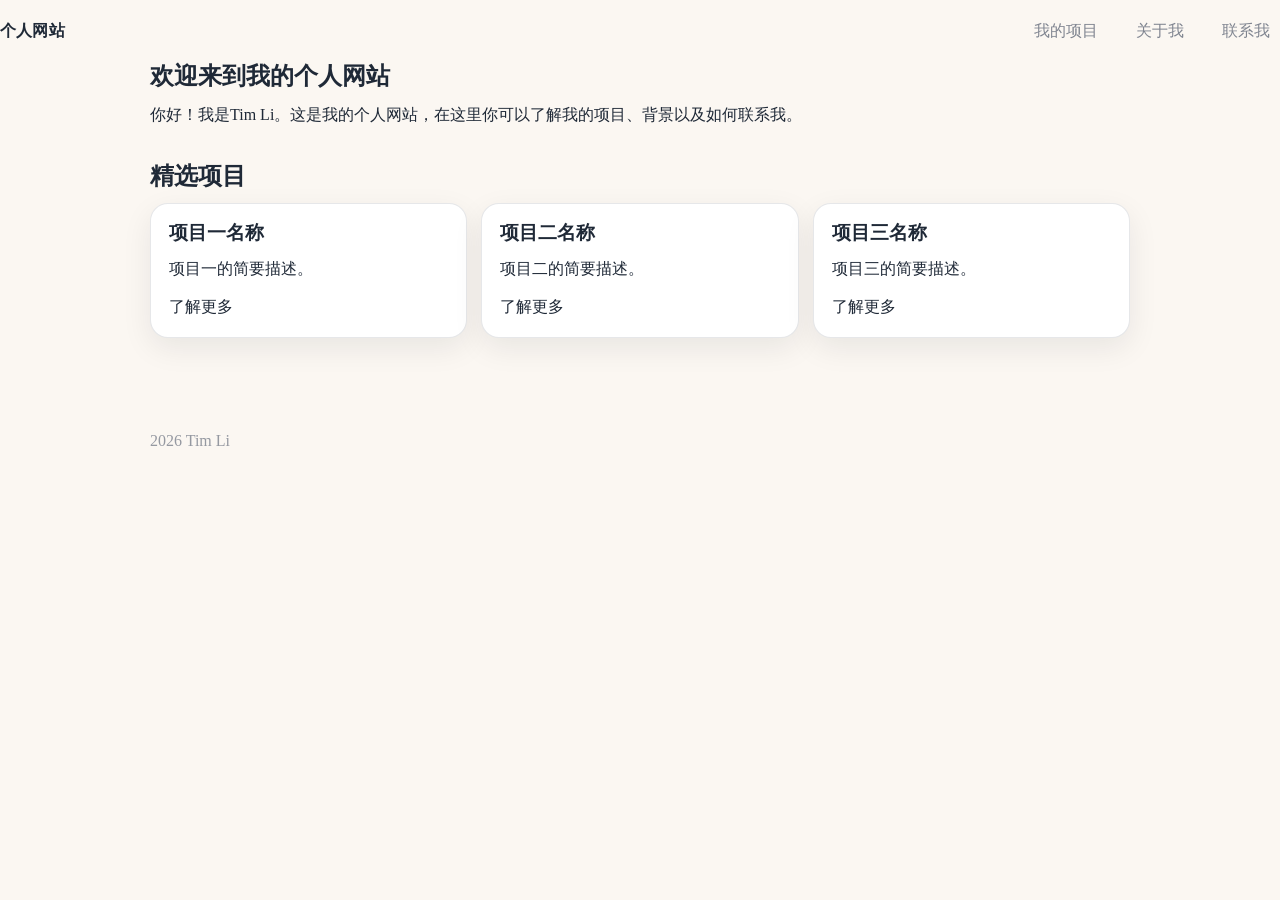
<file: index.html>
<! doctype html>
<html lang = zh-CN>
<head>
    <meta charset = "UTF-8">
    <meta name = "viewport" content = "width=device-width, initial-scale=1.0">
    <title>我的个人网站</title>
    <link rel = "stylesheet" href = "style.css">
</head>
<body>  
    <header>
        <nav class = "navbar">
            <a class = "logo" href = "./index.html">个人网站</a>
            <ul class = "nav-links">
                <li><a href = "./projects.html">我的项目</a></li>
                <li><a href = "./about.html">关于我</a></li>
                <li><a href = "./contact.html">联系我</a></li>
            </ul>
        </nav>
    </header>

    <main class = "container">    
        <section class = "intro">
            <h1>欢迎来到我的个人网站</h1>
            <p>你好！我是Tim Li。这是我的个人网站，在这里你可以了解我的项目、背景以及如何联系我。</p>
        </section>

        <section class = "featured-projects">
            <h2>精选项目</h2>
            <div class = "project-list">
                <div class = "project-item">
                    <h3>项目一名称</h3>
                    <p>项目一的简要描述。</p>
                    <a href = "./projects.html#project1">了解更多</a>
                </div>
                <div class = "project-item">
                    <h3>项目二名称</h3>
                    <p>项目二的简要描述。</p>
                    <a href = "./projects.html#project2">了解更多</a>
                </div>
                <div class = "project-item">
                    <h3>项目三名称</h3>
                    <p>项目三的简要描述。</p>
                    <a href = "./projects.html#project3">了解更多</a>
                </div>
            </div>
        </section>
    </main>

    <footer class="container footer">
        <p><span id="year"></span> Tim Li </p>
    </footer>
    <script>
        document.querySelector("#year").textContent = new Date().getFullYear();
    </script>
</body>
</html>
</file>
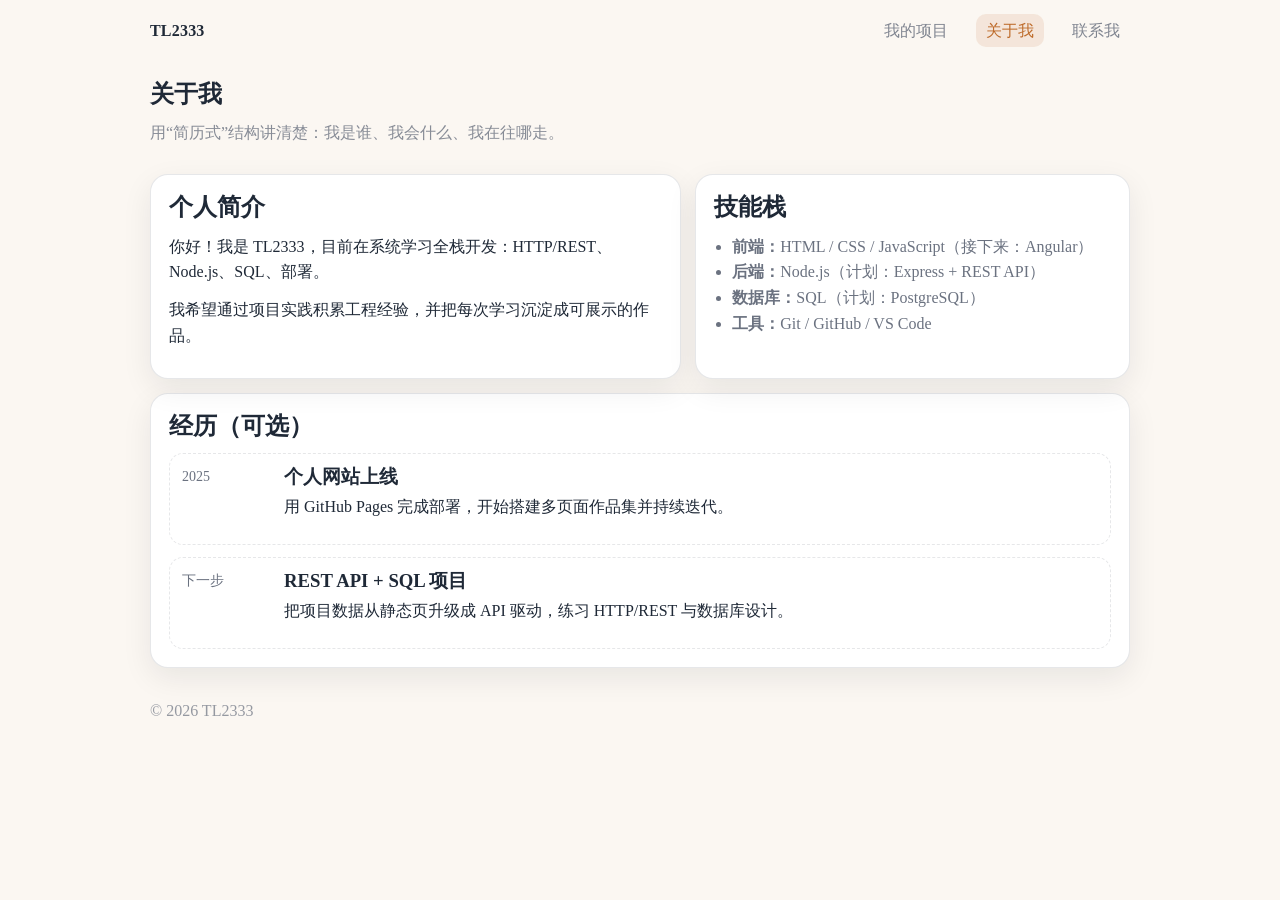
<file: about.html>
<!doctype html>
<html lang="zh-CN">
<head>
  <meta charset="UTF-8" />
  <meta name="viewport" content="width=device-width, initial-scale=1.0" />
  <title>关于我 | TL2333</title>
  <link rel="stylesheet" href="style.css" />
</head>
<body>
  <header class="container">
    <nav class="navbar">
      <a class="logo" href="./index.html">TL2333</a>
      <ul class="nav-links">
        <li><a href="./projects.html">我的项目</a></li>
        <li><a href="./about.html" class="active">关于我</a></li>
        <li><a href="./contact.html">联系我</a></li>
      </ul>
    </nav>
  </header>

  <main class="container">
    <section class="page-title">
      <h1>关于我</h1>
      <p class="subtitle">用“简历式”结构讲清楚：我是谁、我会什么、我在往哪走。</p>
    </section>

    <section class="two-col">
      <article class="card">
        <h2>个人简介</h2>
        <p>你好！我是 TL2333，目前在系统学习全栈开发：HTTP/REST、Node.js、SQL、部署。</p>
        <p>我希望通过项目实践积累工程经验，并把每次学习沉淀成可展示的作品。</p>
      </article>

      <article class="card">
        <h2>技能栈</h2>
        <ul class="list">
          <li><strong>前端：</strong>HTML / CSS / JavaScript（接下来：Angular）</li>
          <li><strong>后端：</strong>Node.js（计划：Express + REST API）</li>
          <li><strong>数据库：</strong>SQL（计划：PostgreSQL）</li>
          <li><strong>工具：</strong>Git / GitHub / VS Code</li>
        </ul>
      </article>
    </section>

    <section class="card">
      <h2>经历（可选）</h2>
      <div class="timeline">
        <div class="timeline-item">
          <div class="timeline-time">2025</div>
          <div class="timeline-body">
            <h3>个人网站上线</h3>
            <p>用 GitHub Pages 完成部署，开始搭建多页面作品集并持续迭代。</p>
          </div>
        </div>
        <div class="timeline-item">
          <div class="timeline-time">下一步</div>
          <div class="timeline-body">
            <h3>REST API + SQL 项目</h3>
            <p>把项目数据从静态页升级成 API 驱动，练习 HTTP/REST 与数据库设计。</p>
          </div>
        </div>
      </div>
    </section>
  </main>

  <footer class="container footer">
    <p>© <span id="year"></span> TL2333</p>
  </footer>

  <script>
    document.querySelector("#year").textContent = new Date().getFullYear();
  </script>
</body>
</html>
</file>
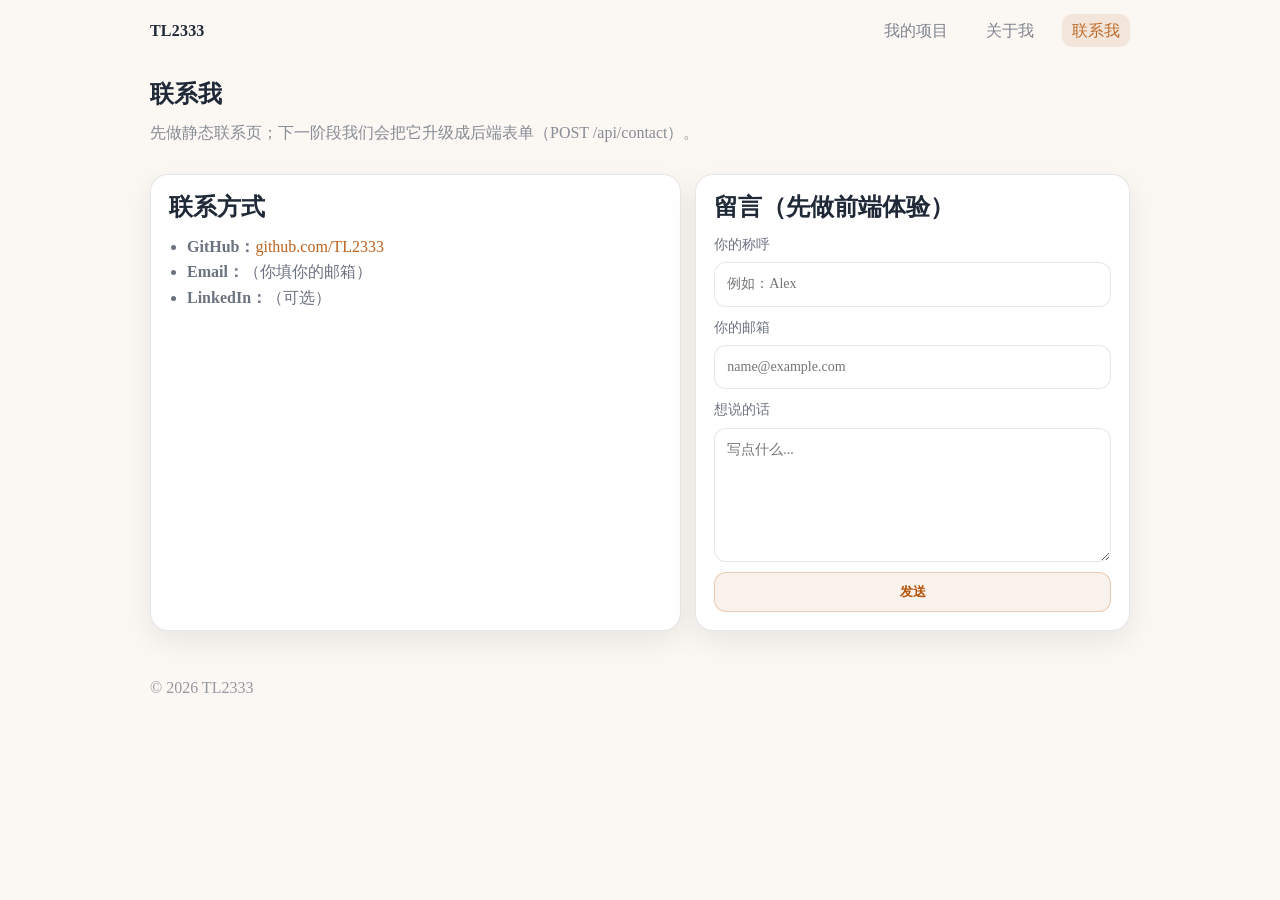
<file: contact.html>
<!doctype html>
<html lang="zh-CN">
<head>
  <meta charset="UTF-8" />
  <meta name="viewport" content="width=device-width, initial-scale=1.0" />
  <title>联系我 | TL2333</title>
  <link rel="stylesheet" href="style.css" />
</head>
<body>
  <header class="container">
    <nav class="navbar">
      <a class="logo" href="./index.html">TL2333</a>
      <ul class="nav-links">
        <li><a href="./projects.html">我的项目</a></li>
        <li><a href="./about.html">关于我</a></li>
        <li><a href="./contact.html" class="active">联系我</a></li>
      </ul>
    </nav>
  </header>

  <main class="container">
    <section class="page-title">
      <h1>联系我</h1>
      <p class="subtitle">先做静态联系页；下一阶段我们会把它升级成后端表单（POST /api/contact）。</p>
    </section>

    <section class="two-col">
      <article class="card">
        <h2>联系方式</h2>
        <ul class="list">
          <li><strong>GitHub：</strong><a class="text-link" href="https://github.com/TL2333" target="_blank" rel="noreferrer">github.com/TL2333</a></li>
          <li><strong>Email：</strong><span class="muted">（你填你的邮箱）</span></li>
          <li><strong>LinkedIn：</strong><span class="muted">（可选）</span></li>
        </ul>
      </article>

      <article class="card">
        <h2>留言（先做前端体验）</h2>
        <form class="form" onsubmit="event.preventDefault(); alert('已收到！下一阶段我们会把它接到后端 API 🙂');">
          <label>你的称呼
            <input required placeholder="例如：Alex" />
          </label>
          <label>你的邮箱
            <input type="email" required placeholder="name@example.com" />
          </label>
          <label>想说的话
            <textarea rows="5" required placeholder="写点什么..."></textarea>
          </label>
          <button class="btn" type="submit">发送</button>
        </form>
      </article>
    </section>
  </main>

  <footer class="container footer">
    <p>© <span id="year"></span> TL2333</p>
  </footer>

  <script>
    document.querySelector("#year").textContent = new Date().getFullYear();
  </script>
</body>
</html>
</file>
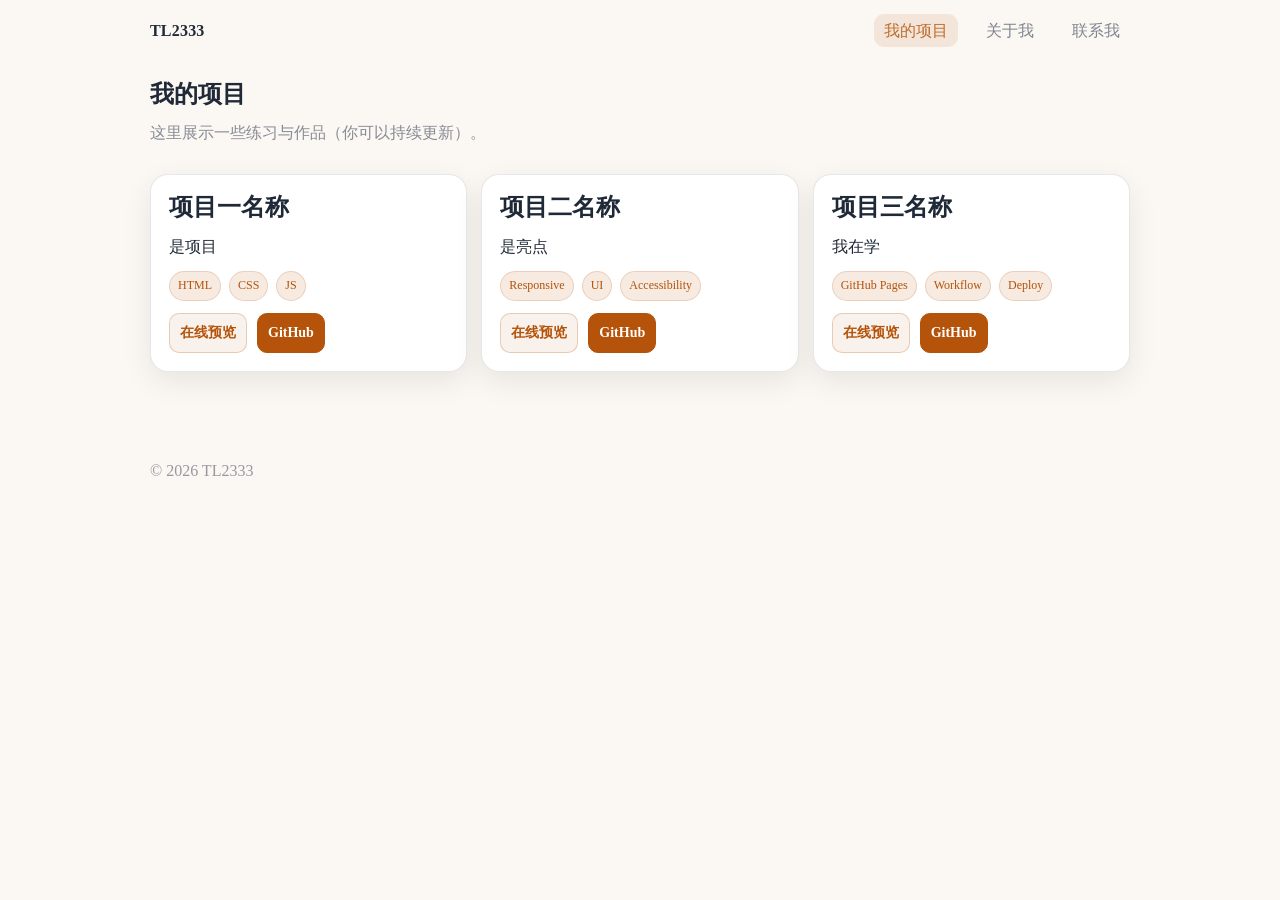
<file: projects.html>
<!doctype html>
<html lang="zh-CN">
<head>
  <meta charset="UTF-8" />
  <meta name="viewport" content="width=device-width, initial-scale=1.0" />
  <title>我的项目 | TL2333</title>
  <link rel="stylesheet" href="style.css" />
</head>
<body>
  <header class="container">
    <nav class="navbar">
      <a class="logo" href="./index.html">TL2333</a>
      <ul class="nav-links">
        <li><a href="./projects.html" class="active">我的项目</a></li>
        <li><a href="./about.html">关于我</a></li>
        <li><a href="./contact.html">联系我</a></li>
      </ul>
    </nav>
  </header>

  <main class="container">
    <section class="page-title">
      <h1>我的项目</h1>
      <p class="subtitle">这里展示一些练习与作品（你可以持续更新）。</p>
    </section>

    <section class="card-grid">
      <article class="card" id="project1">
        <h2>项目一名称</h2>
        <p>是项目</p>
        <ul class="tags">
          <li>HTML</li><li>CSS</li><li>JS</li>
        </ul>
        <div class="card-actions">
          <a class="btn small" href="#">在线预览</a>
          <a class="btn small secondary" href="#">GitHub</a>
        </div>
      </article>

      <article class="card" id="project2">
        <h2>项目二名称</h2>
        <p>是亮点</p>
        <ul class="tags">
          <li>Responsive</li><li>UI</li><li>Accessibility</li>
        </ul>
        <div class="card-actions">
          <a class="btn small" href="#">在线预览</a>
          <a class="btn small secondary" href="#">GitHub</a>
        </div>
      </article>

      <article class="card" id="project3">
        <h2>项目三名称</h2>
        <p>我在学</p>
        <ul class="tags">
          <li>GitHub Pages</li><li>Workflow</li><li>Deploy</li>
        </ul>
        <div class="card-actions">
          <a class="btn small" href="#">在线预览</a>
          <a class="btn small secondary" href="#">GitHub</a>
        </div>
      </article>
    </section>
  </main>

  <footer class="container footer">
    <p>© <span id="year"></span> TL2333</p>
  </footer>

  <script>
    document.querySelector("#year").textContent = new Date().getFullYear();
  </script>
</body>
</html>
</file>
<file: style.css>
/* layout */
.container { max-width: 960px; margin: 0 auto; padding: 0 16px; }

body { margin: 0; line-height: 1.6; }
a { color: inherit; text-decoration: none; }
h1,h2,h3 { line-height: 1.2; margin: 0 0 12px; }
p { margin: 0 0 12px; }

/* navbar */
.navbar { display: flex; align-items: center; justify-content: space-between; padding: 18px 0; }
.logo { font-weight: 700; }
.nav-links { list-style: none; display: flex; gap: 18px; padding: 0; margin: 0; }
.nav-links a { opacity: 0.85; }
.nav-links a:hover { opacity: 1; text-decoration: underline; }

/* hero */
.hero { padding: 56px 0 30px; }
.subtitle { opacity: 0.8; max-width: 60ch; }
.cta { display: flex; gap: 12px; margin-top: 18px; flex-wrap: wrap; }

.btn { display: inline-block; padding: 10px 14px; border: 1px solid #ddd; border-radius: 12px; }
.btn:hover { background: #f5f5f5; }
.btn.secondary { background: #111; color: #fff; border-color: #111; }
.btn.secondary:hover { opacity: 0.9; }

/* projects grid */
.featured-projects { padding: 22px 0 60px; }
.project-list { display: grid; grid-template-columns: repeat(3, 1fr); gap: 14px; }
.project-item { border: 1px solid #eee; border-radius: 16px; padding: 16px; }
.project-item:hover { border-color: #ddd; }
.text-link { opacity: 0.9; }
.text-link:hover { text-decoration: underline; }

/* footer */
.footer { padding: 26px 16px 50px; opacity: 0.7; }

/* responsive */
@media (max-width: 860px) {
  .project-list { grid-template-columns: 1fr; }
}

:root{
  --bg: #fbf7f2;
  --card: #ffffff;
  --text: #1f2937;
  --muted: #6b7280;
  --border: rgba(17,24,39,0.10);
  --shadow: 0 10px 30px rgba(17,24,39,0.08);
  --accent: #b45309; /* 暖色强调 */
  --accent-soft: rgba(180,83,9,0.12);
}

body{
  background: var(--bg);
  color: var(--text);
}

.container{ max-width: 980px; margin: 0 auto; padding: 0 18px; }

.navbar{
  display:flex; justify-content:space-between; align-items:center;
  padding: 18px 0;
}

.logo{ font-weight: 800; letter-spacing: 0.2px; }

.nav-links{
  list-style:none; display:flex; gap: 18px;
  padding:0; margin:0;
}

.nav-links a{ color: var(--muted); padding: 8px 10px; border-radius: 10px; }
.nav-links a:hover{ background: rgba(0,0,0,0.04); color: var(--text); }
.nav-links a.active{
  color: var(--accent);
  background: var(--accent-soft);
}

.page-title{ padding: 18px 0 6px; }
.subtitle{ color: var(--muted); max-width: 70ch; }

.hero{
  padding: 52px 0 24px;
}
.hero h1{ font-size: 40px; margin-bottom: 10px; }
.hero .subtitle{ font-size: 16px; }

.card, .project-item{
  background: var(--card);
  border: 1px solid var(--border);
  border-radius: 18px;
  padding: 18px;
  box-shadow: var(--shadow);
}

.card-grid{
  display:grid;
  grid-template-columns: repeat(3, 1fr);
  gap: 14px;
  padding: 10px 0 56px;
}

.two-col{
  display:grid;
  grid-template-columns: 1.1fr 0.9fr;
  gap: 14px;
  padding: 10px 0 14px;
}

.tags{
  list-style:none; padding:0; margin: 12px 0 0;
  display:flex; flex-wrap:wrap; gap:8px;
}
.tags li{
  font-size: 12px;
  color: var(--accent);
  background: var(--accent-soft);
  border: 1px solid rgba(180,83,9,0.18);
  padding: 4px 8px;
  border-radius: 999px;
}

.btn{
  display:inline-block;
  border-radius: 12px;
  padding: 10px 14px;
  border: 1px solid rgba(180,83,9,0.25);
  background: rgba(180,83,9,0.08);
  color: var(--accent);
  font-weight: 600;
}
.btn:hover{ background: rgba(180,83,9,0.12); }

.btn.secondary{
  background: var(--accent);
  color: white;
  border-color: var(--accent);
}
.btn.secondary:hover{ opacity: 0.92; }

.btn.small{ padding: 8px 10px; border-radius: 10px; font-size: 14px; }

.card-actions{ display:flex; gap: 10px; margin-top: 12px; flex-wrap: wrap; }

.text-link{ color: var(--accent); }
.text-link:hover{ text-decoration: underline; }

.list{ margin: 0; padding-left: 18px; color: var(--muted); }
.muted{ color: var(--muted); }

.form{ display:flex; flex-direction:column; gap: 10px; }
label{ display:flex; flex-direction:column; gap: 6px; color: var(--muted); font-size: 14px; }
input, textarea{
  font: inherit;
  padding: 10px 12px;
  border-radius: 12px;
  border: 1px solid var(--border);
  background: #fff;
}
input:focus, textarea:focus{ outline: 2px solid rgba(180,83,9,0.22); border-color: rgba(180,83,9,0.22); }

.footer{
  padding: 30px 18px 60px;
  color: var(--muted);
}

.timeline{ display:flex; flex-direction:column; gap: 12px; margin-top: 8px; }
.timeline-item{
  display:grid;
  grid-template-columns: 90px 1fr;
  gap: 12px;
  padding: 12px;
  border-radius: 14px;
  border: 1px dashed var(--border);
  background: rgba(255,255,255,0.6);
}
.timeline-time{ color: var(--muted); font-size: 14px; }
.timeline-body h3{ margin: 0 0 6px; }

@media (max-width: 900px){
  .card-grid{ grid-template-columns: 1fr; }
  .two-col{ grid-template-columns: 1fr; }
  .hero h1{ font-size: 32px; }
}
</file>
